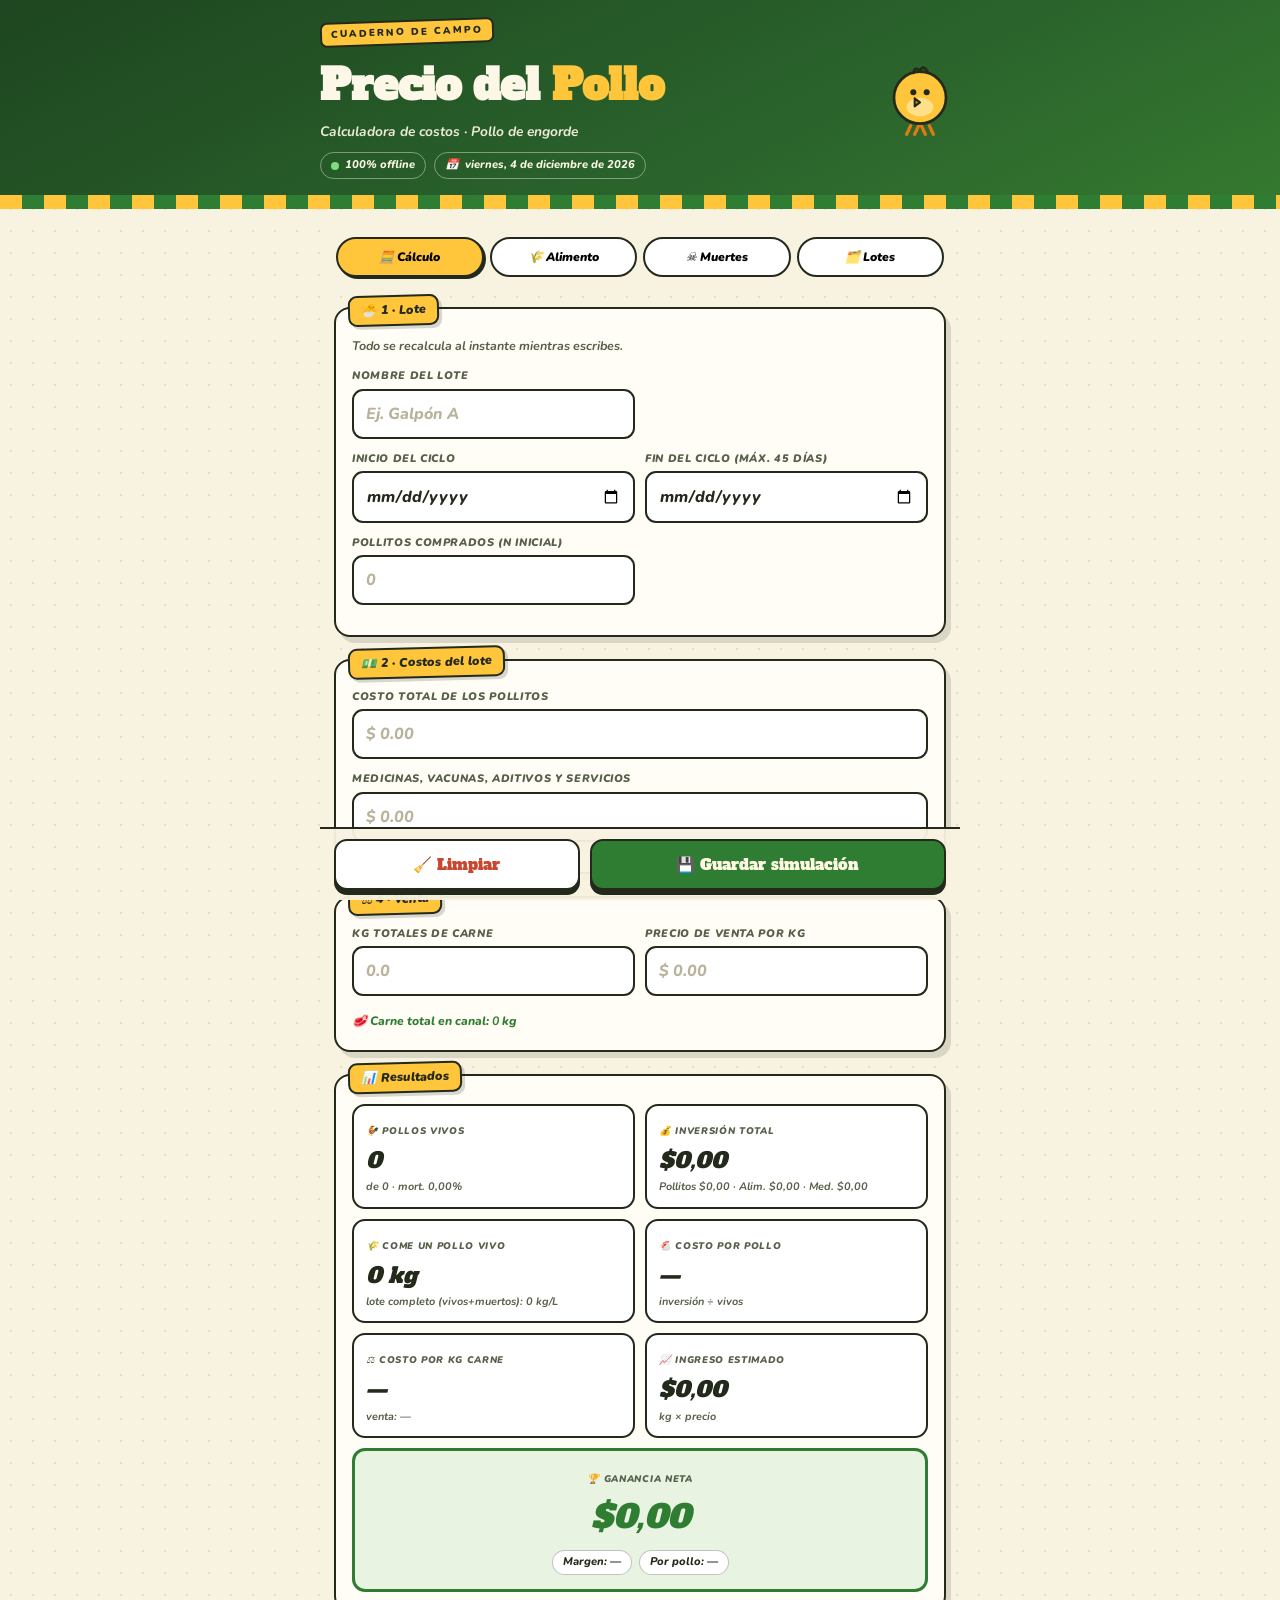
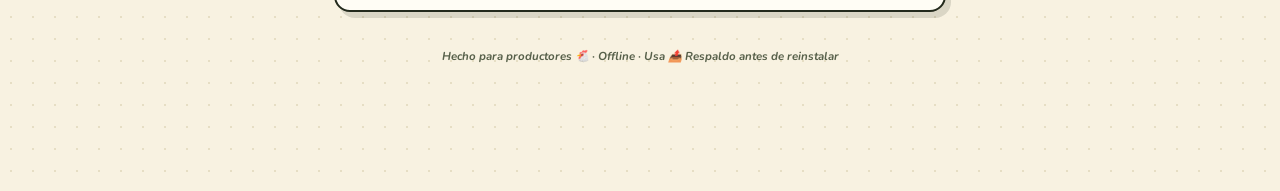
<file: Index.html>
<!DOCTYPE html>
<html lang="es">
<head>
<meta charset="UTF-8">
<meta name="viewport" content="width=device-width,initial-scale=1,viewport-fit=cover">
<meta name="theme-color" content="#1E4620">
<title>costó del pollo · Pollo de Engorde</title>
<link href="https://fonts.googleapis.com/css2?family=Alfa+Slab+One&family=Nunito:wght@700;800;900&display=swap" rel="stylesheet">
<style>
:root{--ink:#232A1C;--i2:#57604A;--pap:#F8F2E1;--card:#FFFDF5;--g2:#2F7D32;--g3:#E9F3E1;--ye:#FFC63C;--y2:#F0A80A;--y3:#FFF3CC;--re:#C8482F;--r3:#FBE9E3}
*{box-sizing:border-box;margin:0}
body{font:16px/1.5 Nunito,system-ui,sans-serif;color:var(--ink);background:var(--pap);background-image:radial-gradient(rgba(160,140,80,.2) 1.1px,transparent 1.4px);background-size:22px 22px;padding-bottom:112px}
header{position:relative;overflow:hidden;color:#FCF7E6;background:linear-gradient(155deg,#1E4620,#2A632C 60%,#35792F);padding:18px 16px 30px}
.hi{max-width:640px;margin:auto;display:flex;justify-content:space-between;align-items:center;gap:10px}
.kick{display:inline-block;font-size:.62rem;font-weight:900;letter-spacing:.2em;background:var(--ye);color:var(--ink);border:2px solid var(--ink);padding:3px 9px;border-radius:7px;transform:rotate(-2deg)}
h1{font-family:'Alfa Slab One',Rockwell,serif;font-size:clamp(1.8rem,7.5vw,2.6rem);margin:.25em 0 .1em}
h1 em{font-style:normal;color:var(--ye)}
.tl{font-size:.86rem;font-weight:700;opacity:.92}
.meta{margin-top:10px;display:flex;gap:8px;flex-wrap:wrap}
.pill{display:inline-flex;align-items:center;gap:6px;font-size:.7rem;font-weight:800;border:1.5px solid rgba(255,255,255,.4);border-radius:99px;padding:4px 10px}
.dot{width:8px;height:8px;border-radius:50%;background:#7BE07B;animation:pu 1.8s infinite}
@keyframes pu{0%{box-shadow:0 0 0 0 rgba(123,224,123,.5)}70%{box-shadow:0 0 0 7px rgba(123,224,123,0)}100%{box-shadow:0 0 0 0 rgba(123,224,123,0)}}
.chick{width:80px;height:88px;animation:bo 3.2s ease-in-out infinite}
@keyframes bo{0%,100%{transform:translateY(0) rotate(-2deg)}50%{transform:translateY(-6px) rotate(2deg)}}
.awn{position:absolute;left:0;right:0;bottom:0;height:14px;background:repeating-linear-gradient(90deg,var(--ye) 0 22px,var(--g2) 22px 44px)}
.awn::after{content:"";position:absolute;top:100%;left:0;right:0;height:10px;background:repeating-linear-gradient(90deg,var(--ye) 0 22px,var(--g2) 22px 44px);-webkit-mask:radial-gradient(11px at 50% 0,#000 98%,transparent) 0 0/22px 10px repeat-x;mask:radial-gradient(11px at 50% 0,#000 98%,transparent) 0 0/22px 10px repeat-x}
main{max-width:640px;margin:auto;padding:20px 14px 0}
.card{position:relative;background:var(--card);border:2px solid var(--ink);border-radius:16px;box-shadow:5px 6px 0 rgba(35,42,28,.14);padding:28px 16px 18px;margin:22px 0;animation:up .5s ease backwards}
.card:nth-of-type(2){animation-delay:.05s}.card:nth-of-type(3){animation-delay:.1s}.card:nth-of-type(4){animation-delay:.15s}.card:nth-of-type(5){animation-delay:.2s}.card:nth-of-type(6){animation-delay:.25s}.card:nth-of-type(7){animation-delay:.3s}.card:nth-of-type(8){animation-delay:.35s}
@keyframes up{from{opacity:0;transform:translateY(16px)}}
.tag{position:absolute;top:-14px;left:12px;background:var(--ye);border:2px solid var(--ink);border-radius:9px;padding:4px 11px;font-weight:900;font-size:.78rem;box-shadow:3px 3px 0 rgba(35,42,28,.18);transform:rotate(-1.5deg)}
.sub{font-size:.78rem;color:var(--i2);font-weight:700;margin-bottom:12px}
.r2{display:grid;grid-template-columns:1fr 1fr;gap:10px}
.f{margin-bottom:12px}
.lb{display:block;font-size:.68rem;font-weight:900;text-transform:uppercase;letter-spacing:.06em;color:var(--i2);margin-bottom:4px}
input,select{width:100%;padding:11px 12px;font:inherit;font-weight:800;color:var(--ink);background:#fff;border:2px solid var(--ink);border-radius:11px}
input:focus,select:focus{outline:none;border-color:var(--g2);box-shadow:0 0 0 4px var(--y3)}
input::placeholder{color:#B9B39C}
input[type=number]{-moz-appearance:textfield}
input::-webkit-outer-spin-button,input::-webkit-inner-spin-button{-webkit-appearance:none}
select{width:auto;padding:9px 8px;border-radius:9px;background:var(--y3);font-size:.85rem}
.hint{font-size:.76rem;font-weight:800;color:var(--g2)}
.fhc{display:none}
/* Filas de insumos (tarjetitas) */
.fr{border:2px solid var(--ink);border-radius:12px;background:#fff;padding:10px;margin-top:10px;animation:up .3s ease backwards}
.fr .l1{display:flex;gap:7px;align-items:center}
.fr .fn{flex:1;padding:9px 10px;font-size:.92rem}
.fr .l2{display:grid;grid-template-columns:1fr 1fr 1fr;gap:7px;margin-top:9px}
.fr .l2 .lb{font-size:.58rem}
.fr .l2 input{padding:9px 8px;font-size:.92rem;text-align:right}
.fr .l3{margin-top:9px;font-size:.72rem;font-weight:800;color:var(--i2);border-top:1.5px dashed #E4DBBE;padding-top:7px}
.fr .l3 b{font-family:'Alfa Slab One',serif;color:var(--g2);font-size:.8rem}
.fd{flex:none;width:30px;height:30px;border-radius:50%;border:2px solid var(--ink);background:#fff;color:var(--re);font-weight:900;cursor:pointer}
.fd:active{transform:scale(.88)}
.strip{margin-top:12px;background:var(--y3);border:2px dashed var(--y2);border-radius:12px;padding:10px 12px;font-size:.82rem;font-weight:800}
.strip b{font-family:'Alfa Slab One',serif;color:#8A6400}
.addb{width:100%;margin-top:10px;padding:10px;font:inherit;font-weight:900;font-size:.9rem;background:#fff;border:2px dashed var(--g2);border-radius:12px;color:var(--g2);cursor:pointer}
/* Resultados */
.rg{display:grid;grid-template-columns:1fr 1fr;gap:10px}
.ti{background:#fff;border:2px solid var(--ink);border-radius:13px;padding:11px 12px}
.tl2{font-size:.6rem;font-weight:900;text-transform:uppercase;letter-spacing:.07em;color:var(--i2)}
.tv{display:block;font-family:'Alfa Slab One',serif;font-size:1.35rem;margin-top:4px}
.ts{display:block;font-size:.68rem;font-weight:700;color:var(--i2);margin-top:2px;min-height:.9em}
.gan{grid-column:1/-1;border-width:3px;padding:14px;text-align:center}
.gan .tv{font-size:2rem}
.gan.pos{background:var(--g3);border-color:var(--g2)}.gan.pos .tv{color:var(--g2)}
.gan.neg{background:var(--r3);border-color:var(--re)}.gan.neg .tv{color:var(--re)}
.chips{display:flex;gap:7px;justify-content:center;flex-wrap:wrap;margin-top:9px}
.chip{font-size:.7rem;font-weight:800;border:1.5px solid rgba(35,42,28,.28);border-radius:99px;padding:3px 10px;background:#fff}
.tick{animation:ti2 .5s}
@keyframes ti2{0%{background:var(--y3)}35%{transform:scale(1.03)}100%{background:transparent}}
/* Guardados y respaldo */
.cnt{background:var(--ink);color:var(--ye);border-radius:99px;font-size:.66rem;padding:2px 7px;font-family:Nunito,sans-serif}
.bkr{display:flex;gap:8px;margin:2px 0 10px}
.mini{font:inherit;font-weight:900;font-size:.72rem;padding:7px 10px;border-radius:9px;border:2px solid var(--ink);background:var(--ye);cursor:pointer;box-shadow:2px 2px 0 var(--ink)}
.mini:active{transform:translate(2px,2px);box-shadow:none}
.md{background:#fff;color:var(--re)}
.mini.armed{background:var(--re);color:#fff}
#bkP textarea{width:100%;font:11px/1.4 ui-monospace,monospace;padding:9px;border:2px solid var(--ink);border-radius:10px;margin-bottom:8px}
.bka{display:flex;gap:7px;flex-wrap:wrap}
.bkh{font-size:.7rem;color:var(--i2);font-weight:700;margin-top:8px}
.sim{display:flex;justify-content:space-between;align-items:center;gap:8px;background:#fff;border:2px solid var(--ink);border-radius:13px;padding:10px 11px;margin-top:9px}
.sim h3{font-size:.92rem}
.me{font-size:.68rem;font-weight:700;color:var(--i2)}
.g{font-size:.82rem;font-weight:900}
.pos2{color:var(--g2)}.neg2{color:var(--re)}
.sa{display:flex;gap:6px}
.empty{border:2px dashed #C9C0A3;border-radius:13px;padding:20px;text-align:center;font-size:.82rem;font-weight:700;color:var(--i2)}
/* Comparación */
.cr{padding:10px 0;border-bottom:1.5px dashed #E4DBBE}
.cn{font-weight:900;font-size:.82rem;display:flex;justify-content:space-between;gap:8px}
.cn small{color:var(--i2)}
.cbl{display:flex;align-items:center;gap:6px;margin-top:5px}
.cb{height:12px;border:1.5px solid var(--ink);border-radius:5px;width:var(--w);min-width:5px;animation:gr .8s ease backwards}
@keyframes gr{from{width:0}}
.cb.i{background:repeating-linear-gradient(45deg,var(--ye) 0 6px,#FFD97A 6px 12px)}
.cb.g{background:repeating-linear-gradient(45deg,var(--g2) 0 6px,#4C9A4F 6px 12px)}
.cv{font-size:.66rem;font-weight:800;color:var(--i2);white-space:nowrap}
.cg{margin-top:5px;font-size:.78rem;font-weight:900}
.leg{display:flex;gap:14px;margin-top:10px;font-size:.68rem;font-weight:800;color:var(--i2)}
.sw{display:inline-block;width:11px;height:11px;border:1.5px solid var(--ink);border-radius:3px;vertical-align:-2px;margin-right:4px}
.sw.i{background:var(--ye)}.sw.g{background:var(--g2)}
/* Barra fija y toast */
.bar{position:fixed;left:0;right:0;bottom:0;z-index:60;display:flex;gap:10px;max-width:640px;margin:auto;padding:10px 14px calc(10px + env(safe-area-inset-bottom));background:rgba(248,242,225,.95);border-top:2px solid var(--ink)}
.btn{font-family:'Alfa Slab One',serif;font-size:.95rem;padding:13px 10px;border:2px solid var(--ink);border-radius:13px;cursor:pointer;box-shadow:0 5px 0 var(--ink)}
.btn:active{transform:translateY(4px);box-shadow:0 1px 0 var(--ink)}
.bs{flex:1.5;background:var(--g2);color:#FFF8E3}
.bc{flex:1;background:#fff;color:var(--re)}
.bc.armed{background:var(--re);color:#fff}
#toast{position:fixed;left:50%;bottom:92px;transform:translate(-50%,16px);z-index:80;background:var(--ink);color:#FFF6DC;font-weight:800;font-size:.84rem;padding:10px 16px;border-radius:99px;border:2px solid var(--ye);opacity:0;pointer-events:none;transition:.25s;max-width:88vw;text-align:center}
#toast.show{opacity:1;transform:translate(-50%,0)}
footer{max-width:640px;margin:auto;padding:14px;text-align:center;font-size:.72rem;font-weight:700;color:var(--i2)}
</style>
</head>
<body>
<header>
  <div class="hi">
    <div>
      <span class="kick">CUADERNO DE CAMPO</span>
      <h1>Costó <em> del <em>Pollo</em></h1>
      <p class="tl">Calculadora de costos · Pollo de engorde</p>
      <div class="meta">
        <span class="pill"><span class="dot"></span> 100% offline</span>
        <span class="pill">📅 <span id="hoy">—</span></span>
      </div>
    </div>
    <svg class="chick" viewBox="0 0 120 132" aria-hidden="true">
      <path d="M46 112 l-6 13 M58 112 l-6 13 M74 112 l6 13 M62 112 l6 13" stroke="#E07A12" stroke-width="5" stroke-linecap="round" fill="none"/>
      <circle cx="60" cy="70" r="39" fill="#FFC63C" stroke="#232A1C" stroke-width="4"/>
      <ellipse cx="60" cy="84" rx="20" ry="14" fill="#FFE08A"/>
      <circle cx="50" cy="62" r="4.5" fill="#232A1C"/><circle cx="70" cy="62" r="4.5" fill="#232A1C"/>
      <path d="M52 71 l8 6 l-8 6 z" fill="#E07A12" stroke="#232A1C" stroke-width="3" stroke-linejoin="round"/>
      <path d="M50 33 Q53 22 60 30 Q64 20 71 30" fill="none" stroke="#232A1C" stroke-width="4" stroke-linecap="round"/>
    </svg>
  </div>
  <div class="awn"></div>
</header>

<main>
  <section class="card">
    <span class="tag">🐣 1 · Lote</span>
    <p class="sub">Todo se recalcula al instante mientras escribes.</p>
    <div class="r2">
      <div class="f"><label class="lb" for="fNombre">Nombre del lote</label><input type="text" id="fNombre" placeholder="Ej. Galpón A"></div>
      <div class="f"><label class="lb" for="fFecha">Fecha de inicio</label><input type="text" id="fFecha"></div>
    </div>
    <div class="r2">
      <div class="f"><label class="lb" for="fN">Pollitos comprados (N inicial)</label><input type="number" id="fN" inputmode="numeric" min="0" step="any" placeholder="0"></div>
      <div class="f"><label class="lb" for="fM">Mortalidad (muertos)</label><input type="number" id="fM" inputmode="numeric" min="0" step="any" placeholder="0"></div>
    </div>
  </section>

  <section class="card">
    <span class="tag">💵 2 · Costos del lote</span>
    <div class="f"><label class="lb" for="fCP">Costo total de los pollitos</label><input type="number" id="fCP" inputmode="decimal" min="0" step="any" placeholder="$ 0.00"></div>
    <div class="f"><label class="lb" for="fMD">Medicinas, vacunas, aditivos y servicios</label><input type="number" id="fMD" inputmode="decimal" min="0" step="any" placeholder="$ 0.00"></div>
  </section>

  <section class="card">
    <span class="tag">🌾 3 · Alimento por pollo</span>
    <p class="sub">Lo que come <b>un pollo</b> en el ciclo. Se multiplica solo por <b id="fv">0</b> pollos vivos.</p>
    <div class="fhc"><span></span><span>Insumo</span><span>Kg/pollo</span><span>$ por kg</span><span>Total</span></div>
    <div id="feedRows"></div>
    <button class="addb" id="btnAdd" type="button">＋ Agregar insumo (melaza, sal, vitaminas…)</button>
    <div class="strip">🌽 <b id="s1">0</b> kg por pollo · 📦 <b id="s2">0</b> kg totales · 💰 <b id="s3">$0,00</b></div>
  </section>

  <section class="card">
    <span class="tag">⚖️ 4 · Venta</span>
    <div class="r2">
      <div class="f"><label class="lb" for="fKG">Kg totales de carne</label><input type="number" id="fKG" inputmode="decimal" min="0" step="any" placeholder="0.0"></div>
      <div class="f"><label class="lb" for="fPR">Precio de venta por kg</label><input type="number" id="fPR" inputmode="decimal" min="0" step="any" placeholder="$ 0.00"></div>
    </div>
    <span class="hint">🐔 Peso medio por pollo: <span id="pm">—</span></span>
  </section>

  <section class="card">
    <span class="tag">📊 Resultados</span>
    <div class="rg">
      <div class="ti"><span class="tl2">🐓 Pollos vivos</span><span class="tv" id="rV">0</span><span class="ts" id="rVsub">—</span></div>
      <div class="ti"><span class="tl2">💰 Inversión total</span><span class="tv" id="rI">$0,00</span><span class="ts" id="rIsub">—</span></div>
      <div class="ti"><span class="tl2">🌾 Alimento por pollo</span><span class="tv" id="rC">0 kg</span><span class="ts" id="rCsub">—</span></div>
      <div class="ti"><span class="tl2">🐔 Costo por pollo</span><span class="tv" id="rP">$0,00</span><span class="ts">inversión ÷ vivos</span></div>
      <div class="ti"><span class="tl2">⚖️ Costo por kg carne</span><span class="tv" id="rK">—</span><span class="ts" id="rKsub">—</span></div>
      <div class="ti"><span class="tl2">📈 Ingreso estimado</span><span class="tv" id="rIn">$0,00</span><span class="ts">kg × precio</span></div>
      <div class="ti gan" id="gc"><span class="tl2">🏆 Ganancia neta</span><span class="tv" id="rG">$0,00</span>
        <div class="chips"><span class="chip" id="chM">Margen: —</span><span class="chip" id="chP">Por pollo: —</span></div>
      </div>
    </div>
  </section>

  <section class="card">
    <span class="tag">🗂️ Guardados <span class="cnt" id="cnt">0</span></span>
    <p class="sub">Viven en este teléfono. Usa 📤 para no perderlos si borras la app.</p>
    <div class="bkr">
      <button class="mini" id="btnExp" type="button">📤 Respaldo</button>
      <button class="mini" id="btnImp" type="button">📥 Restaurar</button>
    </div>
    <div id="bkP" hidden>
      <textarea id="bkText" rows="5" spellcheck="false"></textarea>
      <div class="bka">
        <button class="mini" id="bkCopy" type="button">Copiar</button>
        <button class="mini" id="bkDown" type="button">⬇ Archivo</button>
        <button class="mini" id="bkRest" type="button" hidden>✔ Restaurar</button>
        <button class="mini md" id="bkClose" type="button">Cerrar</button>
      </div>
      <p class="bkh" id="bkHint"></p>
    </div>
    <div id="savedList"></div>
  </section>

  <section class="card">
    <span class="tag">📈 Comparación de lotes</span>
    <div id="chart"></div>
    <div class="leg"><span><i class="sw i"></i>Inversión</span><span><i class="sw g"></i>Ingreso</span></div>
  </section>
</main>

<footer>Hecho para productores 🐔 · Offline · Usa 📤 Respaldo antes de reinstalar</footer>

<div class="bar">
  <button class="btn bc" id="btnClear" type="button">🧹 Limpiar</button>
  <button class="btn bs" id="btnSave" type="button">💾 Guardar simulación</button>
</div>
<div id="toast" role="status"></div>

<script src="app.js"></script>
</body>
  </html>
</file>
